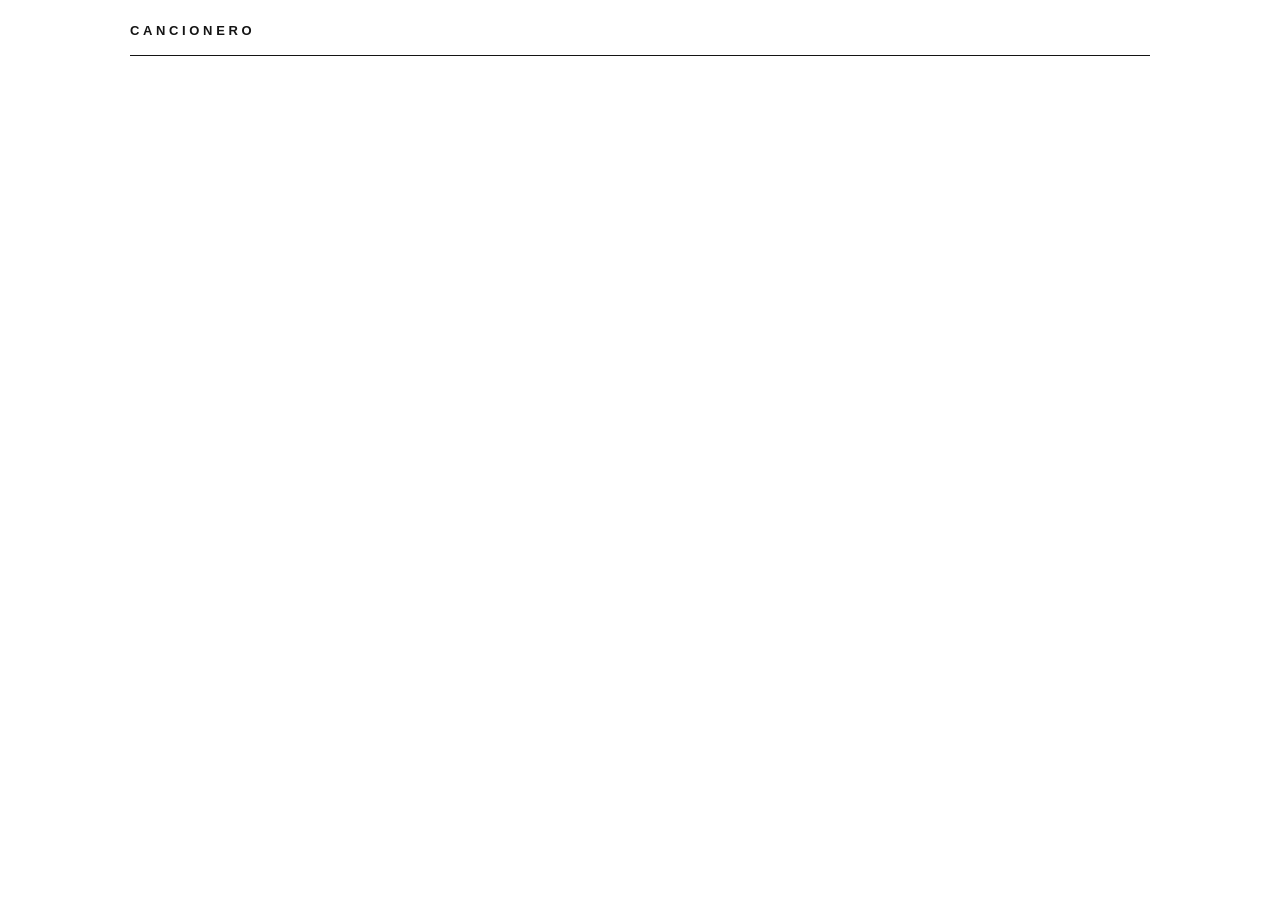
<file: index.html>
<!DOCTYPE html>
<html lang="es">
<head>
  <meta charset="utf-8">
  <meta http-equiv="refresh" content="0; url=app/">
  <link rel="canonical" href="app/">
  <title>Cancionero</title>
</head>
<body>
  <p>Redirigiendo al <a href="app/">Cancionero</a>…</p>
</body>
</html>
</file>
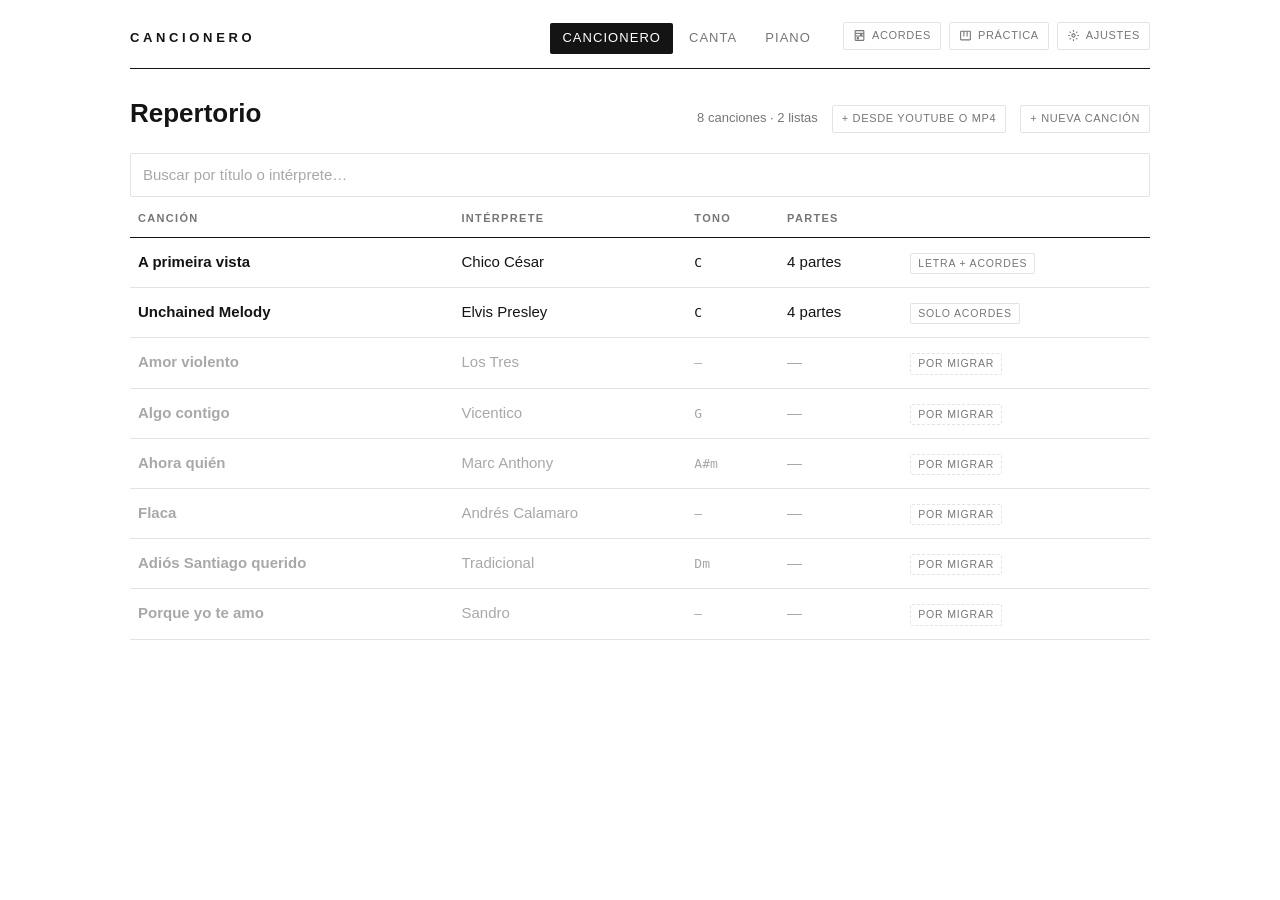
<file: app/index.html>
<!DOCTYPE html>
<html lang="es">
<head>
  <meta charset="utf-8">
  <meta name="viewport" content="width=device-width, initial-scale=1">
  <meta name="theme-color" content="#ffffff">
  <title>Cancionero</title>
  <link rel="manifest" href="manifest.webmanifest">
  <link rel="icon" href="pwa/icon.svg">
  <link rel="apple-touch-icon" href="pwa/apple-touch-icon.png">
  <link rel="stylesheet" href="css/base.css">
</head>
<body>
  <div class="app">
    <header class="top">
      <span class="wordmark">Cancionero</span>
      <nav class="tabs" id="navPrimary" role="tablist"></nav>
      <div id="navSecondary"></div>
    </header>
    <main id="view"></main>
  </div>

  <!-- Núcleo (orden importa: primero teoría/registro/utilidades/datos) -->
  <script src="core/music.js"></script>
  <script src="core/registry.js"></script>
  <script src="core/ui.js"></script>
  <script src="core/store.js"></script>
  <script src="core/github.js"></script>
  <script src="core/nube.js"></script>
  <script src="core/diagrams.js"></script>
  <script src="core/chords.js"></script>
  <script src="data/songs.js"></script>

  <!-- Herramientas (cada una se auto-registra). Para sumar otra: añade su <script> aquí. -->
  <script src="tools/songbook/songbook.js"></script>
  <script src="tools/canta/canta-dsp.js"></script>
  <script src="tools/canta/canta-pitch.js"></script>
  <script src="tools/canta/canta-motor.js"></script>
  <script src="tools/canta/canta-engine.js"></script>
  <script src="tools/canta/canta-libre.js"></script>
  <script src="tools/canta/canta.js"></script>
  <script src="core/piano-sonido.js"></script>
  <script src="tools/piano/piano.js"></script>
  <script src="tools/chords/chords.js"></script>
  <script src="tools/practice/practice.js"></script>
  <script src="tools/settings/settings.js"></script>

  <!-- Arranque (siempre al final) -->
  <script src="core/app.js"></script>
</body>
</html>
</file>
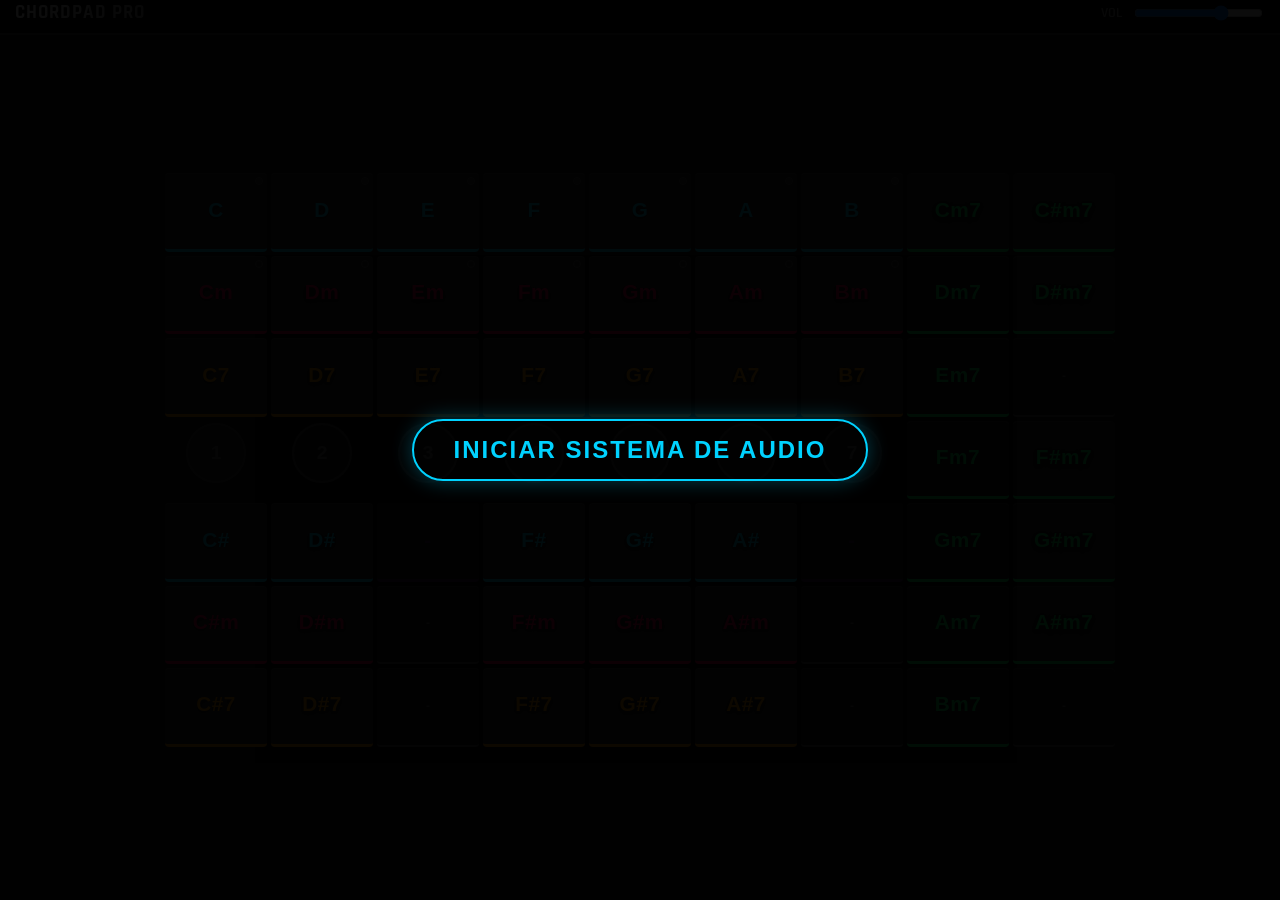
<file: otras-apps-antiguas/html/chordpad-pro.html>
<!DOCTYPE html>
<html lang="es">
<head>
    <meta charset="UTF-8">
    <meta name="viewport" content="width=device-width, initial-scale=1.0, maximum-scale=1.0, user-scalable=no">
    
    <!-- Configuración PWA / Web App -->
    <meta name="mobile-web-app-capable" content="yes">
    <meta name="apple-mobile-web-app-capable" content="yes">
    <meta name="apple-mobile-web-app-status-bar-style" content="black-translucent">
    <meta name="theme-color" content="#121212">
    <meta name="application-name" content="ChordPad">
    <meta name="apple-mobile-web-app-title" content="ChordPad">

    <!-- Manifiesto embebido (Data URI) para instalación y pantalla completa -->
    <link rel="manifest" href='data:application/manifest+json;charset=utf-8,{"name":"DJ Chord Pad Pro","short_name":"ChordPad","start_url":".","display":"standalone","background_color":"#121212","theme_color":"#121212","orientation":"landscape","icons":[{"src":"https://cdn-icons-png.flaticon.com/512/9393/9393356.png","sizes":"512x512","type":"image/png"}]}'>

    <title>DJ Chord Pad Pro</title>
    <link href="https://fonts.googleapis.com/css2?family=Rajdhani:wght@500;600;700;800&display=swap" rel="stylesheet">
    <style>
        :root {
            --bg-color: #121212;
            --panel-color: #1e1e1e;
            --text-color: #e0e0e0;
            
            --color-maj: #00d2ff;
            --color-min: #ff0055;
            --color-7: #ff9900;
            --color-m7: #00ff66;
            --color-dim: #a020f0; 
            --color-prog: #ffffff;
            
            /* Color de campo tonal (Amarillo) */
            --color-highlight: #ffff00; 
            
            /* Color para Dominantes Secundarios (Cian Brillante) */
            --color-secondary-dom: #00ffff;

            /* Colores de Función Tonal (Grados) */
            --func-rest: #00ff66;   /* Reposo (1, 3) */
            --func-semi: #ffcc00;   /* Semitensión (2, 4, 6) */
            --func-dom: #ff3333;    /* Tensión (5) */
            --func-lead: #ff6600;   /* Tensión Max (7) */
        }

        * {
            box-sizing: border-box;
            touch-action: manipulation;
            -webkit-tap-highlight-color: transparent;
            user-select: none;
        }

        body {
            margin: 0;
            padding: 0;
            background-color: var(--bg-color);
            color: var(--text-color);
            font-family: 'Rajdhani', 'Segoe UI', sans-serif;
            height: 100vh;
            display: flex;
            flex-direction: column;
            overflow: hidden;
        }

        header {
            background: #000;
            padding: 8px 15px;
            display: flex;
            justify-content: space-between;
            align-items: center;
            border-bottom: 2px solid #333;
            box-shadow: 0 4px 10px rgba(0,0,0,0.5);
            z-index: 10;
            flex-shrink: 0;
            padding-top: env(safe-area-inset-top); 
        }

        h1 {
            margin: 0;
            font-size: 1.2rem;
            font-weight: 700;
            text-transform: uppercase;
            letter-spacing: 1px;
            background: linear-gradient(90deg, #fff, #888);
            -webkit-background-clip: text;
            -webkit-text-fill-color: transparent;
        }

        .controls {
            display: flex;
            gap: 10px;
            align-items: center;
        }

        .vol-label {
            font-size: 0.9rem;
            font-weight: 600;
            color: #888;
        }

        #stop-loop-btn {
            background: #ff3333;
            color: white;
            border: none;
            padding: 4px 10px;
            border-radius: 4px;
            font-size: 0.8rem;
            font-weight: 700;
            display: none;
            cursor: pointer;
            font-family: 'Rajdhani', sans-serif;
            text-transform: uppercase;
            animation: pulse-red 1s infinite;
        }

        @keyframes pulse-red {
            0% { box-shadow: 0 0 0 0 rgba(255, 51, 51, 0.7); }
            70% { box-shadow: 0 0 0 5px rgba(255, 51, 51, 0); }
            100% { box-shadow: 0 0 0 0 rgba(255, 51, 51, 0); }
        }

        .main-container {
            flex: 1;
            overflow-y: auto;
            padding: 5px;
            display: flex;
            justify-content: center;
            align-items: center; 
            padding-bottom: env(safe-area-inset-bottom);
        }

        .pad-grid {
            display: grid;
            grid-template-columns: repeat(9, 1fr); 
            gap: 4px;
            width: 100%;
            max-width: 950px; 
            padding-bottom: 20px;
        }

        .pad {
            position: relative;
            aspect-ratio: 1.3/1; 
            background: #2a2a2a;
            border-radius: 4px;
            border: none;
            cursor: pointer;
            display: flex;
            flex-direction: column;
            justify-content: center;
            align-items: center;
            transition: transform 0.05s, box-shadow 0.2s, background-color 0.2s;
            box-shadow: 0 2px 0 #111, inset 0 1px 1px rgba(255,255,255,0.1);
            padding: 2px;
            text-align: center;
            width: 100%;
        }

        .pad:active, .pad.active {
            transform: translateY(2px);
            box-shadow: 0 0 0 #111, inset 0 0 10px rgba(0,0,0,0.5);
        }

        /* --- Estilos Botones Numéricos (Grados 1-7) --- */
        .pad.degree-trigger {
            aspect-ratio: 1/1; 
            border-radius: 50%;
            /* AUMENTADO EL TAMAÑO */
            width: 90%; 
            max-width: 60px;
            margin: 2px auto;
            background: #222;
            border: 2px solid #444;
            color: #666;
            font-size: 1.2rem;
            font-weight: 800;
            box-shadow: 0 4px 6px rgba(0,0,0,0.3);
            transition: all 0.2s ease;
        }
        
        .pad.degree-trigger.func-rest { border-color: var(--func-rest); color: var(--func-rest); box-shadow: inset 0 0 10px rgba(0, 255, 102, 0.2); }
        .pad.degree-trigger.func-semi { border-color: var(--func-semi); color: var(--func-semi); box-shadow: inset 0 0 10px rgba(255, 204, 0, 0.2); }
        .pad.degree-trigger.func-dom  { border-color: var(--func-dom);  color: var(--func-dom);  box-shadow: inset 0 0 10px rgba(255, 51, 51, 0.2); }
        .pad.degree-trigger.func-lead { border-color: var(--func-lead); color: var(--func-lead); box-shadow: inset 0 0 10px rgba(255, 102, 0, 0.2); }

        .pad.degree-trigger.active-degree.func-rest { background: var(--func-rest); color: #000; box-shadow: 0 0 15px var(--func-rest); }
        .pad.degree-trigger.active-degree.func-semi { background: var(--func-semi); color: #000; box-shadow: 0 0 15px var(--func-semi); }
        .pad.degree-trigger.active-degree.func-dom  { background: var(--func-dom);  color: #fff; box-shadow: 0 0 15px var(--func-dom); }
        .pad.degree-trigger.active-degree.func-lead { background: var(--func-lead); color: #fff; box-shadow: 0 0 15px var(--func-lead); }

        .pad.degree-trigger.active-degree:not(.func-rest):not(.func-semi):not(.func-dom):not(.func-lead) {
            background: #444;
            color: #fff;
            border-color: #fff;
        }

        /* Selector de Tonalidad (Arriba Derecha) */
        .key-selector {
            position: absolute;
            top: 4px;
            right: 4px;
            width: 8px;
            height: 8px;
            border-radius: 50%;
            background-color: #333;
            border: 1px solid #555;
            cursor: pointer;
            z-index: 10;
            transition: all 0.2s;
        }
        .key-selector.selected {
            background-color: var(--color-highlight);
            box-shadow: 0 0 4px var(--color-highlight), 0 0 8px var(--color-highlight);
            border-color: #ffffaa;
        }

        /* --- NUEVO: Indicador de Función Tonal (Abajo Derecha) --- */
        .func-indicator {
            position: absolute;
            bottom: 4px;
            right: 4px;
            width: 8px;
            height: 8px;
            border-radius: 50%;
            background-color: transparent;
            transition: all 0.2s;
            pointer-events: none; /* No clickable */
        }
        /* Colores del indicador cuando está en tonalidad */
        .pad.in-key .func-indicator.func-rest { background-color: var(--func-rest); box-shadow: 0 0 6px var(--func-rest); }
        .pad.in-key .func-indicator.func-semi { background-color: var(--func-semi); box-shadow: 0 0 6px var(--func-semi); }
        .pad.in-key .func-indicator.func-dom  { background-color: var(--func-dom);  box-shadow: 0 0 6px var(--func-dom); }
        .pad.in-key .func-indicator.func-lead { background-color: var(--func-lead); box-shadow: 0 0 6px var(--func-lead); }


        /* Highlight de Escala (Borde del botón) */
        .pad.in-key {
            box-shadow: 0 0 0 2px var(--color-highlight), 0 0 15px rgba(255, 255, 0, 0.2);
            z-index: 2;
            border-bottom: 2px solid transparent !important;
        }

        .pad.dominant-hint {
            box-shadow: 0 0 0 3px var(--color-secondary-dom), 0 0 20px var(--color-secondary-dom) !important;
            z-index: 3;
            transform: scale(1.02);
            transition: all 0.1s;
        }
        .pad.dominant-hint::after {
            content: "V7";
            position: absolute;
            top: 2px;
            left: 4px;
            font-size: 0.7rem;
            color: var(--color-secondary-dom);
            font-weight: 900;
            text-shadow: 0 0 2px #000;
        }

        /* Etiqueta de Grado (Número Romano) - CENTRADA ABAJO */
        .degree-label {
            position: absolute;
            bottom: 2px; 
            left: 50%;
            transform: translateX(-50%);
            font-size: 0.9rem; 
            font-weight: 700;
            color: rgba(255, 255, 255, 0.8);
            opacity: 0; 
            text-shadow: 0 1px 3px #000;
            pointer-events: none;
            line-height: 1;
        }
        .pad.in-key .degree-label {
            opacity: 1;
        }

        .chord-name {
            font-size: 1.3rem;
            font-weight: 600;
            pointer-events: none;
            line-height: 1;
            white-space: nowrap;
            text-shadow: 0 2px 5px rgba(0,0,0,0.9);
            letter-spacing: 0.5px;
            margin-bottom: 2px; /* Un poco de espacio para el label abajo */
        }

        /* Estilos Colores Base */
        .pad.type-maj { border-bottom: 3px solid var(--color-maj); color: var(--color-maj); }
        .pad.type-min { border-bottom: 3px solid var(--color-min); color: var(--color-min); }
        .pad.type-7 { border-bottom: 3px solid var(--color-7); color: var(--color-7); }
        .pad.type-m7 { border-bottom: 3px solid var(--color-m7); color: var(--color-m7); }
        
        .pad.type-maj.active { background: var(--color-maj); color: #000; box-shadow: 0 0 15px var(--color-maj); text-shadow: none; }
        .pad.type-min.active { background: var(--color-min); color: #fff; box-shadow: 0 0 15px var(--color-min); text-shadow: none; }
        .pad.type-7.active { background: var(--color-7); color: #000; box-shadow: 0 0 15px var(--color-7); text-shadow: none; }
        .pad.type-m7.active { background: var(--color-m7); color: #000; box-shadow: 0 0 15px var(--color-m7); text-shadow: none; }

        /* Estilos Especiales */
        .pad.special-dim {
            border-bottom: 3px solid var(--color-dim);
            color: var(--color-dim);
            opacity: 0.3;
            pointer-events: none;
        }
        .pad.special-dim.available {
            opacity: 1;
            pointer-events: auto;
        }
        .pad.special-dim.active {
            background: var(--color-dim); color: #fff; opacity: 1;
            box-shadow: 0 0 15px var(--color-dim);
        }
        
        .pad.special-dim .chord-type {
            font-size: 1rem; 
            position: absolute;
            bottom: 2px;
            right: 4px;
            font-weight: 700;
        }

        .pad.special-prog {
            border-bottom: 2px solid #555;
            color: #666;
            font-size: 0.75rem; 
            font-weight: 600;
            background: #1a1a1a;
            white-space: normal; 
            line-height: 1.1;
            text-transform: uppercase;
        }
        .pad.special-prog.ready {
            color: #ccc;
            border-bottom-color: #999;
        }
        .pad.special-prog.active-loop {
            background: #2a2a2a;
            border-bottom-color: var(--color-highlight);
            color: var(--color-highlight); 
            box-shadow: 0 0 15px rgba(255, 255, 0, 0.4); 
        }

        .row-separator {
            grid-column: 1 / -1;
            height: 10px; /* Separador sutil */
        }

        #start-overlay {
            position: fixed;
            top: 0; left: 0; right: 0; bottom: 0;
            background: rgba(0,0,0,0.95);
            display: flex;
            justify-content: center;
            align-items: center;
            z-index: 100;
            flex-direction: column;
        }
        
        #start-btn {
            background: transparent;
            border: 2px solid var(--color-maj);
            color: var(--color-maj);
            padding: 15px 40px;
            font-size: 1.5rem;
            border-radius: 50px;
            cursor: pointer;
            text-transform: uppercase;
            font-weight: 800;
            letter-spacing: 2px;
            box-shadow: 0 0 20px rgba(0, 210, 255, 0.3);
        }

        .pad.side-col {
            background: #1f1f1f; 
        }
    </style>
</head>
<body>

    <div id="start-overlay">
        <button id="start-btn">INICIAR SISTEMA DE AUDIO</button>
    </div>

    <header>
        <div style="display:flex; align-items:center; gap:10px;">
            <h1>Chord<span style="color:var(--color-maj)">Pad</span> Pro</h1>
            <button id="stop-loop-btn" onclick="stopLoop()">STOP LOOP</button>
        </div>
        <div class="controls">
            <span class="vol-label">VOL</span>
            <input type="range" id="volume-slider" min="0" max="1" step="0.01" value="0.7">
        </div>
    </header>

    <div class="main-container">
        <div class="pad-grid" id="grid">
            <!-- JS Generates Grid -->
        </div>
    </div>

    <script>
        let audioCtx;
        let masterGain;
        let activeOscillators = {}; 
        
        let delayNode;
        let feedbackGain;
        let effectsBus;
        
        let currentLoopInterval = null;
        let currentKeyContext = null; 
        let currentPlayingChordId = null; 
        let currentActiveProgBtn = null; 
        let activeHints = {}; 

        const noteFrequencies = {
            'C': 261.63, 'C#': 277.18,
            'D': 293.66, 'D#': 311.13,
            'E': 329.63, 'F': 174.61, 'F#': 185.00, 'G': 196.00, 'G#': 207.65,
            'A': 220.00, 'A#': 233.08, 'B': 246.94 
        };

        const chordStructures = {
            'Maj': [0, 4, 7],
            'Min': [0, 3, 7],
            '7':   [0, 4, 7, -2],
            'm7':  [0, 3, 7, -2],
            'Dim': [0, 3, 6] 
        };

        const chromaticMap = {
            'C': 0, 'C#': 1, 'D': 2, 'D#': 3, 'E': 4, 'F': 5, 'F#': 6, 'G': 7, 'G#': 8, 'A': 9, 'A#': 10, 'B': 11
        };
        const chromaticNotes = ['C', 'C#', 'D', 'D#', 'E', 'F', 'F#', 'G', 'G#', 'A', 'A#', 'B'];

        const degreeRomanMap = {
            'Maj': ['I', 'ii', 'iii', 'IV', 'V', 'vi', 'vii°'],
            'Min': ['i', 'ii°', 'III', 'iv', 'v', 'VI', 'VII']
        };

        // Added 'func' property for functional color matching
        const highlightPatterns = {
            'Maj': [
                { interval: 0, type: 'Maj', label: 'I', func: 'func-rest' },
                { interval: 2, type: 'Min', label: 'ii', func: 'func-semi' },
                { interval: 4, type: 'Min', label: 'iii', func: 'func-rest' }, // 3ra es a veces reposo relativo o tension suave, lo dejaremos reposo por color verde
                { interval: 5, type: 'Maj', label: 'IV', func: 'func-semi' },
                { interval: 7, type: 'Maj', label: 'V', func: 'func-dom' },
                { interval: 9, type: 'Min', label: 'vi', func: 'func-semi' },
                { interval: 11, type: 'Dim', label: 'vii°', func: 'func-lead' } 
            ],
            'Min': [
                { interval: 0, type: 'Min', label: 'i', func: 'func-rest' },
                { interval: 2, type: 'Dim', label: 'ii°', func: 'func-semi' }, 
                { interval: 3, type: 'Maj', label: 'III', func: 'func-rest' },
                { interval: 5, type: 'Min', label: 'iv', func: 'func-semi' },
                { interval: 7, type: 'Min', label: 'v', func: 'func-dom' },
                { interval: 8, type: 'Maj', label: 'VI', func: 'func-semi' },
                { interval: 10, type: 'Maj', label: 'VII', func: 'func-lead' }
            ]
        };

        const scalePatterns = {
            'Maj': [0, 2, 4, 5, 7, 9, 11],
            'Min': [0, 2, 3, 5, 7, 8, 10]
        };

        const naturals = ['C', 'D', 'E', 'F', 'G', 'A', 'B'];
        const sharps   = ['C#', 'D#', 'SPECIAL_E', 'F#', 'G#', 'A#', 'SPECIAL_B'];

        const m7Naturals = ['C', 'D', 'E', 'F', 'G', 'A', 'B'];
        const m7Sharps   = ['C#', 'D#', null, 'F#', 'G#', 'A#', null]; 

        const progressionsMajor = [
            { label: "I - V - vi - IV", degrees: ['I', 'V', 'vi', 'IV'] },
            { label: "vi - IV - I - V", degrees: ['vi', 'IV', 'I', 'V'] },
            { label: "I - IV - V",      degrees: ['I', 'IV', 'V'] },
            { label: "I - vi - IV - V", degrees: ['I', 'vi', 'IV', 'V'] },
            { label: "ii - V - I",      degrees: ['ii', 'V', 'I'] },
            { label: "I - IV - I - V",  degrees: ['I', 'IV', 'I', 'V'] }
        ];

        const progressionsMinor = [
            { label: "i - VII - VI - V", degrees: ['i', 'VII', 'VI', 'V'] },
            { label: "i - VI - III - VII", degrees: ['i', 'VI', 'III', 'VII'] },
            { label: "i - iv - v",       degrees: ['i', 'iv', 'v'] },
            { label: "i - VII - VI - VII", degrees: ['i', 'VII', 'VI', 'VII'] },
            { label: "ii° - V - i",      degrees: ['ii°', 'V', 'i'] },
            { label: "i - VI - v - i",   degrees: ['i', 'VI', 'v', 'i'] }
        ];

        function getScaleChords(rootNote, scaleType) {
            const rootVal = chromaticMap[rootNote];
            const pattern = highlightPatterns[scaleType];
            
            return pattern.map(degree => {
                const noteVal = (rootVal + degree.interval) % 12;
                return { noteVal: noteVal, type: degree.type, label: degree.label, func: degree.func };
            });
        }

        function initAudio() {
            const AudioContext = window.AudioContext || window.webkitAudioContext;
            audioCtx = new AudioContext();
            
            masterGain = audioCtx.createGain();
            masterGain.gain.value = 0.5;

            const compressor = audioCtx.createDynamicsCompressor();
            compressor.threshold.value = -20;
            compressor.knee.value = 40;
            compressor.ratio.value = 12;
            compressor.attack.value = 0;
            compressor.release.value = 0.25;

            delayNode = audioCtx.createDelay();
            delayNode.delayTime.value = 0.35; 
            
            feedbackGain = audioCtx.createGain();
            feedbackGain.gain.value = 0.3; 

            effectsBus = audioCtx.createGain();
            effectsBus.gain.value = 0.4; 

            masterGain.connect(compressor);
            masterGain.connect(delayNode);
            delayNode.connect(feedbackGain);
            feedbackGain.connect(delayNode);
            delayNode.connect(effectsBus);
            effectsBus.connect(compressor);

            compressor.connect(audioCtx.destination);
        }

        function getFrequency(rootFreq, interval) {
            let freq = rootFreq * Math.pow(2, interval / 12);
            if (freq > 800) freq = freq / 2;
            return freq;
        }

        function showDominantHint(rootNote, triggerBtnId) {
            const rootIdx = chromaticMap[rootNote];
            const fifthIdx = (rootIdx + 7) % 12;
            const fifthNote = chromaticNotes[fifthIdx];
            const domId = findButtonId(fifthNote, '7');
            if (domId) {
                const btn = document.getElementById(domId);
                if (btn) {
                    btn.classList.add('dominant-hint');
                    activeHints[triggerBtnId] = domId; 
                }
            }
        }

        function hideDominantHint(triggerBtnId) {
            const domId = activeHints[triggerBtnId];
            if (domId) {
                const btn = document.getElementById(domId);
                if (btn) {
                    btn.classList.remove('dominant-hint');
                }
                delete activeHints[triggerBtnId];
            }
        }

        function createVoice(freq, type, detune, startTime, duration, volumeMod = 1) {
            const osc = audioCtx.createOscillator();
            const gain = audioCtx.createGain();
            const filter = audioCtx.createBiquadFilter();

            osc.type = type;
            osc.frequency.value = freq;
            osc.detune.value = detune; 

            filter.type = 'lowpass';
            filter.Q.value = 1;
            filter.frequency.setValueAtTime(600, startTime);
            filter.frequency.linearRampToValueAtTime(2500, startTime + 0.3);

            gain.gain.setValueAtTime(0, startTime);
            gain.gain.linearRampToValueAtTime(0.1 * volumeMod, startTime + 0.15); // Attack
            
            if (duration > 0) {
                gain.gain.setValueAtTime(0.1 * volumeMod, startTime + duration - 0.2);
                gain.gain.linearRampToValueAtTime(0, startTime + duration);
                osc.stop(startTime + duration + 0.5);
            }

            osc.connect(filter);
            filter.connect(gain);
            gain.connect(masterGain);
            
            osc.start(startTime);

            return { osc, gain, filter }; 
        }

        function playChord(root, type, btnId, duration = 0) {
            if (!audioCtx) return;
            if (audioCtx.state === 'suspended') audioCtx.resume();
            
            if (duration === 0 && activeOscillators[btnId]) return; 

            if (duration === 0) {
                showDominantHint(root, btnId);
            }

            const rootFreq = noteFrequencies[root];
            const intervals = chordStructures[type];
            let nodes = [];
            const now = audioCtx.currentTime;
            
            intervals.forEach(interval => {
                const baseFreq = getFrequency(rootFreq, interval);
                nodes.push(createVoice(baseFreq, 'sawtooth', 0, now, duration, 0.7));
                nodes.push(createVoice(baseFreq, 'sawtooth', 8, now, duration, 0.5));
                nodes.push(createVoice(baseFreq, 'square', -8, now, duration, 0.3));
            });
            nodes.push(createVoice(rootFreq / 2, 'sine', 0, now, duration, 1.2));

            const btn = document.getElementById(btnId);
            if(btn) btn.classList.add('active');

            if (duration === 0) {
                activeOscillators[btnId] = nodes;
            } else {
                setTimeout(() => {
                    if(btn) btn.classList.remove('active');
                }, duration * 1000);
            }
        }

        function stopChord(btnId) {
            hideDominantHint(btnId);
            if (!activeOscillators[btnId]) return;
            
            const nodes = activeOscillators[btnId];
            const now = audioCtx.currentTime;
            const releaseTime = 0.4; 

            nodes.forEach(voice => {
                voice.gain.gain.cancelScheduledValues(now);
                voice.gain.gain.setValueAtTime(voice.gain.gain.value, now);
                voice.gain.gain.linearRampToValueAtTime(0, now + releaseTime);
                
                voice.filter.frequency.cancelScheduledValues(now);
                voice.filter.frequency.setValueAtTime(voice.filter.frequency.value, now);
                voice.filter.frequency.exponentialRampToValueAtTime(100, now + releaseTime);

                voice.osc.stop(now + releaseTime + 0.1);
            });
            
            delete activeOscillators[btnId];
            const btn = document.getElementById(btnId);
            if(btn) btn.classList.remove('active');
        }

        function parseRomanNumeral(degreeStr, keyRoot, keyType) {
            const rootIndex = chromaticMap[keyRoot];
            const scale = (keyType === 'Maj') ? scalePatterns.Maj : scalePatterns.Min;
            const romanToInt = { 'i':0, 'ii':1, 'iii':2, 'iv':3, 'v':4, 'vi':5, 'vii':6, 'I':0, 'II':1, 'III':2, 'IV':3, 'V':4, 'VI':5, 'VII':6 };
            const cleanDegree = degreeStr.replace('°', '');
            const scaleIndex = romanToInt[cleanDegree];
            if (scaleIndex === undefined) return null;
            const interval = scale[scaleIndex];
            const noteIndex = (rootIndex + interval) % 12;
            const noteName = chromaticNotes[noteIndex];
            let type = 'Maj';
            if (degreeStr === degreeStr.toLowerCase()) type = 'Min';
            if (degreeStr.includes('°')) type = 'Dim';
            return { note: noteName, type: type };
        }

        function findButtonId(note, type) {
            let searchNote = note;
            if (note === 'F' && !document.getElementById(`pad-exist-F`)) searchNote = 'E#'; 
            const buttons = document.querySelectorAll('button[id^="pad-"]');
            for (let btn of buttons) {
                const parts = btn.id.split('-');
                if (parts[2] === note) {
                    if (type === 'Dim' && btn.classList.contains('special-dim')) return btn.id;
                    if (parts[3] === type) return btn.id;
                }
            }
            if (type === 'Dim') {
                const btnE = document.getElementById('btn-special-E');
                const btnB = document.getElementById('btn-special-B');
                if (btnE && btnE.dataset.note === note) return btnE.id;
                if (btnB && btnB.dataset.note === note) return btnB.id;
            }
            return null;
        }

        function playProgression(progData, btnElement) {
            if (!currentKeyContext) {
                alert("Primero selecciona un campo tonal (punto blanco) para usar las progresiones.");
                return;
            }
            if (currentActiveProgBtn === btnElement) {
                stopLoop();
                return;
            }
            stopLoop(); 
            currentActiveProgBtn = btnElement;
            if (currentActiveProgBtn) currentActiveProgBtn.classList.add('active-loop');
            document.getElementById('stop-loop-btn').style.display = 'block';
            const sequence = progData.degrees.map(deg => {
                return parseRomanNumeral(deg, currentKeyContext.root, currentKeyContext.type);
            });
            let step = 0;
            const beatDuration = 2000; 
            const playStep = () => {
                const chord = sequence[step];
                if (chord) {
                    let targetId = findButtonId(chord.note, chord.type);
                    if (audioCtx) {
                        playChord(chord.note, chord.type, targetId || 'ghost', 2);
                    }
                }
                step = (step + 1) % sequence.length;
            };
            playStep();
            currentLoopInterval = setInterval(playStep, beatDuration);
        }

        function stopLoop() {
            if (currentLoopInterval) {
                clearInterval(currentLoopInterval);
                currentLoopInterval = null;
            }
            if (currentActiveProgBtn) {
                currentActiveProgBtn.classList.remove('active-loop');
                currentActiveProgBtn = null;
            }
            document.getElementById('stop-loop-btn').style.display = 'none';
        }

        function updateSpecialButtons(rootNote, scaleType) {
            currentKeyContext = { root: rootNote, type: scaleType };

            document.querySelectorAll('.pad.special-dim').forEach(btn => {
                btn.classList.remove('available', 'in-key'); 
                btn.innerHTML = '<span class="chord-name">-</span>';
            });
            
            stopLoop(); 

            const activeProgressions = (scaleType === 'Maj') ? progressionsMajor : progressionsMinor;
            
            const progButtons = document.querySelectorAll('.pad.special-prog');
            
            progButtons.forEach((btn, index) => {
                if (index < activeProgressions.length) {
                    const prog = activeProgressions[index];
                    btn.innerHTML = `<span>${prog.label}</span>`;
                    btn.classList.add('ready');
                    btn.onclick = () => playProgression(prog, btn);
                } else {
                    btn.innerHTML = '<span>-</span>';
                    btn.classList.remove('ready');
                    btn.onclick = null;
                }
            });

            if (scaleType === 'Maj') {
                const rootIdx = chromaticMap[rootNote];
                const dimNoteIdx = (rootIdx + 11) % 12;
                const dimNote = chromaticNotes[dimNoteIdx];

                const btnDim = document.getElementById('btn-special-B'); 
                if (btnDim) {
                    btnDim.classList.add('available', 'in-key'); 
                    btnDim.innerHTML = `<span class="chord-name">${dimNote}°</span><span class="chord-type">vii°</span>`;
                    btnDim.dataset.note = dimNote;
                }
            } else { 
                const rootIdx = chromaticMap[rootNote];
                const dimNoteIdx = (rootIdx + 2) % 12;
                const dimNote = chromaticNotes[dimNoteIdx];

                const btnDim = document.getElementById('btn-special-E');
                if (btnDim) {
                    btnDim.classList.add('available', 'in-key'); 
                    btnDim.innerHTML = `<span class="chord-name">${dimNote}°</span><span class="chord-type">ii°</span>`;
                    btnDim.dataset.note = dimNote;
                }
            }

            updateDegreeVisuals(scaleType);
        }

        function updateDegreeVisuals(scaleType) {
            const romans = degreeRomanMap[scaleType];
            const degrees = [1,2,3,4,5,6,7];
            
            degrees.forEach((d, i) => {
                const btn = document.getElementById(`btn-degree-${d}`);
                if (!btn) return;
                
                btn.textContent = romans[i];
                btn.className = 'pad degree-trigger';
                
                if (d === 1 || d === 3) btn.classList.add('func-rest');
                else if (d === 2 || d === 4 || d === 6) btn.classList.add('func-semi');
                else if (d === 5) btn.classList.add('func-dom');
                else if (d === 7) btn.classList.add('func-lead');
            });
        }

        function highlightKey(rootNote, scaleType, selectorElement) {
            document.querySelectorAll('.key-selector').forEach(el => el.classList.remove('selected'));
            
            // Clear previous highlight
            document.querySelectorAll('.pad').forEach(el => {
                el.classList.remove('in-key');
                const degreeEl = el.querySelector('.degree-label');
                if(degreeEl) degreeEl.textContent = '';
                
                // Clear indicator colors
                const indicator = el.querySelector('.func-indicator');
                if (indicator) {
                    indicator.classList.remove('func-rest', 'func-semi', 'func-dom', 'func-lead');
                }
            });
            selectorElement.classList.add('selected');

            updateSpecialButtons(rootNote, scaleType);

            const validChords = getScaleChords(rootNote, scaleType);
            
            document.querySelectorAll('.pad').forEach(pad => {
                if (pad.classList.contains('special-dim')) return;
                if (pad.classList.contains('special-prog')) return;
                if (pad.classList.contains('degree-trigger')) return;

                const parts = pad.id.split('-');
                if (parts.length < 4) return;
                const note = parts[2];
                const type = parts[3];
                const noteVal = chromaticMap[note];

                const match = validChords.find(vc => vc.noteVal === noteVal && vc.type === type);
                
                if (match) {
                    pad.classList.add('in-key');
                    const label = pad.querySelector('.degree-label');
                    if (label) label.textContent = match.label;
                    
                    // Add functional color to the indicator
                    const indicator = pad.querySelector('.func-indicator');
                    if (indicator && match.func) {
                        indicator.classList.add(match.func);
                    }
                }
            });
        }

        function triggerDegree(degreeIndex, isStart) {
            if (!currentKeyContext) return; 

            const btnNum = document.getElementById(`btn-degree-${degreeIndex + 1}`);
            
            if (isStart) {
                if(btnNum) btnNum.classList.add('active-degree');
                
                const validChords = getScaleChords(currentKeyContext.root, currentKeyContext.type);
                if (degreeIndex < validChords.length) {
                    const targetChord = validChords[degreeIndex];
                    const targetNoteName = chromaticNotes[targetChord.noteVal];
                    
                    const targetBtnId = findButtonId(targetNoteName, targetChord.type);
                    if (targetBtnId) {
                        playChord(targetNoteName, targetChord.type, targetBtnId);
                        btnNum.dataset.targetId = targetBtnId;
                    }
                }
            } else {
                if(btnNum) {
                    btnNum.classList.remove('active-degree');
                    const targetBtnId = btnNum.dataset.targetId;
                    if (targetBtnId) {
                        stopChord(targetBtnId);
                        delete btnNum.dataset.targetId;
                    }
                }
            }
        }

        document.addEventListener('keydown', (e) => {
            if (e.repeat) return;
            const key = e.key;
            if (key >= '1' && key <= '7') {
                triggerDegree(parseInt(key) - 1, true);
            }
        });

        document.addEventListener('keyup', (e) => {
            const key = e.key;
            if (key >= '1' && key <= '7') {
                triggerDegree(parseInt(key) - 1, false);
            }
        });

        const rowDefinitions = [
            { type: 'Maj', isSharp: false }, // Row 0
            { type: 'Min', isSharp: false }, // Row 1
            { type: '7',   isSharp: false }, // Row 2
            { type: 'DEGREE_ROW' },          // Row 3
            { type: 'Maj', isSharp: true },  // Row 4
            { type: 'Min', isSharp: true },  // Row 5
            { type: '7',   isSharp: true },  // Row 6
        ];

        function createGrid() {
            const grid = document.getElementById('grid');
            
            rowDefinitions.forEach((rowDef, rowIndex) => {
                
                if (rowDef.type === 'DEGREE_ROW') {
                    for (let i = 1; i <= 7; i++) {
                        const btn = document.createElement('button');
                        btn.id = `btn-degree-${i}`;
                        btn.className = 'pad degree-trigger';
                        btn.textContent = i; 
                        
                        const start = (e) => { e.preventDefault(); triggerDegree(i-1, true); };
                        const end = (e) => { e.preventDefault(); triggerDegree(i-1, false); };
                        
                        btn.addEventListener('mousedown', start);
                        btn.addEventListener('mouseup', end);
                        btn.addEventListener('mouseleave', end);
                        btn.addEventListener('touchstart', start, {passive: false});
                        btn.addEventListener('touchend', end);
                        btn.addEventListener('touchcancel', end);

                        grid.appendChild(btn);
                    }
                } else {
                    const notes = rowDef.isSharp ? sharps : naturals;
                    
                    notes.forEach(note => {
                        if (note === 'SPECIAL_E' || note === 'SPECIAL_B') {
                            if (rowDef.type === 'Maj') {
                                const slotId = (note === 'SPECIAL_E') ? 'btn-special-E' : 'btn-special-B';
                                const btn = document.createElement('button');
                                btn.id = slotId;
                                btn.className = 'pad special-dim';
                                btn.innerHTML = '<span class="chord-name">-</span>';
                                
                                const start = (e) => {
                                    if(!btn.classList.contains('available')) return;
                                    e.preventDefault();
                                    playChord(btn.dataset.note, 'Dim', slotId);
                                };
                                const end = (e) => {
                                    if(!btn.classList.contains('available')) return;
                                    e.preventDefault();
                                    stopChord(slotId);
                                };
                                btn.addEventListener('mousedown', start); btn.addEventListener('mouseup', end);
                                btn.addEventListener('touchstart', start); btn.addEventListener('touchend', end);
                                grid.appendChild(btn);
                            } else {
                                const btn = document.createElement('button');
                                btn.className = 'pad special-prog';
                                btn.innerHTML = `<span>-</span>`;
                                grid.appendChild(btn);
                            }
                            return;
                        }

                        const btn = document.createElement('button');
                        const id = `pad-${rowIndex}-${note}-${rowDef.type}`;
                        let cssType = rowDef.type.toLowerCase();
                        if(rowDef.type === '7') cssType = '7'; 
                        
                        btn.id = id;
                        btn.className = `pad type-${cssType}`;
                        
                        let displayText = note;
                        if (rowDef.type === 'Min') displayText += 'm';
                        else if (rowDef.type === '7') displayText += '7';

                        // UPDATED INNER HTML: Added func-indicator
                        let innerHTML = `<span class="chord-name">${displayText}</span><span class="degree-label"></span><div class="func-indicator"></div>`;
                        
                        if (!rowDef.isSharp && (rowDef.type === 'Maj' || rowDef.type === 'Min')) {
                            innerHTML += `<div class="key-selector"></div>`;
                        }
                        btn.innerHTML = innerHTML;

                        const start = (e) => { 
                            if(e.target.classList.contains('key-selector')) return;
                            e.preventDefault(); playChord(note, rowDef.type, id); 
                        };
                        const end = (e) => { 
                            if(e.target.classList.contains('key-selector')) return;
                            e.preventDefault(); stopChord(id); 
                        };

                        btn.addEventListener('mousedown', start); btn.addEventListener('mouseup', end);
                        btn.addEventListener('mouseleave', end);
                        btn.addEventListener('touchstart', start, {passive: false}); btn.addEventListener('touchend', end);
                        btn.addEventListener('touchcancel', end);

                        const selector = btn.querySelector('.key-selector');
                        if (selector) {
                            const setKey = (e) => {
                                e.preventDefault(); e.stopPropagation(); 
                                highlightKey(note, rowDef.type, selector);
                            };
                            selector.addEventListener('mousedown', setKey);
                            selector.addEventListener('touchstart', setKey, {passive: false});
                        }

                        grid.appendChild(btn);
                    });
                }

                const natM7Note = m7Naturals[rowIndex];
                if (natM7Note) {
                     const btn = document.createElement('button');
                     const id = `pad-col8-${rowIndex}-${natM7Note}-m7`;
                     btn.id = id;
                     btn.className = `pad type-m7 side-col`;
                     btn.innerHTML = `<span class="chord-name">${natM7Note}m7</span><span class="degree-label"></span><div class="func-indicator"></div>`;
                     
                     const start = (e) => { e.preventDefault(); playChord(natM7Note, 'm7', id); };
                     const end = (e) => { e.preventDefault(); stopChord(id); };
                     btn.addEventListener('mousedown', start); btn.addEventListener('mouseup', end);
                     btn.addEventListener('mouseleave', end);
                     btn.addEventListener('touchstart', start, {passive: false}); btn.addEventListener('touchend', end);
                     grid.appendChild(btn);
                } else {
                     const spacer = document.createElement('div');
                     grid.appendChild(spacer);
                }

                const shpM7Note = m7Sharps[rowIndex];
                if (shpM7Note) {
                     const btn = document.createElement('button');
                     const id = `pad-col9-${rowIndex}-${shpM7Note}-m7`;
                     btn.id = id;
                     btn.className = `pad type-m7 side-col`;
                     btn.innerHTML = `<span class="chord-name">${shpM7Note}m7</span><span class="degree-label"></span><div class="func-indicator"></div>`;
                     
                     const start = (e) => { e.preventDefault(); playChord(shpM7Note, 'm7', id); };
                     const end = (e) => { e.preventDefault(); stopChord(id); };
                     btn.addEventListener('mousedown', start); btn.addEventListener('mouseup', end);
                     btn.addEventListener('mouseleave', end);
                     btn.addEventListener('touchstart', start, {passive: false}); btn.addEventListener('touchend', end);
                     grid.appendChild(btn);
                } else {
                     if (rowIndex === 2 || rowIndex === 6) { 
                         const btn = document.createElement('button');
                         btn.className = 'pad special-prog';
                         btn.innerHTML = `<span>-</span>`;
                         grid.appendChild(btn);
                     } else {
                         const spacer = document.createElement('div');
                         grid.appendChild(spacer);
                     }
                }
            });
        }

        document.getElementById('start-btn').addEventListener('click', () => {
            initAudio();
            document.getElementById('start-overlay').style.display = 'none';
        });

        document.getElementById('volume-slider').addEventListener('input', (e) => {
            if (masterGain) masterGain.gain.value = parseFloat(e.target.value);
        });

        createGrid();
        window.addEventListener('contextmenu', e => e.preventDefault());

    </script>
</body>
</html>
</file>
<file: app/css/base.css>
:root{
  --bg:#ffffff; --ink:#141414; --mut:#767676; --faint:#a8a8a8;
  --line:#e3e3e3; --panel:#fafafa; --chip:#f0f0f0; --inv:#141414; --inv-ink:#ffffff;
}
@media (prefers-color-scheme: dark){
  :root{ --bg:#121212; --ink:#ececec; --mut:#9a9a9a; --faint:#6e6e6e;
    --line:#2c2c2c; --panel:#1a1a1a; --chip:#242424; --inv:#ececec; --inv-ink:#121212; }
}
:root[data-theme="dark"]{ --bg:#121212; --ink:#ececec; --mut:#9a9a9a; --faint:#6e6e6e;
  --line:#2c2c2c; --panel:#1a1a1a; --chip:#242424; --inv:#ececec; --inv-ink:#121212; }
:root[data-theme="light"]{ --bg:#ffffff; --ink:#141414; --mut:#767676; --faint:#a8a8a8;
  --line:#e3e3e3; --panel:#fafafa; --chip:#f0f0f0; --inv:#141414; --inv-ink:#ffffff; }

*{box-sizing:border-box}
html,body{margin:0;padding:0}
body{
  background:var(--bg); color:var(--ink);
  font-family:"Helvetica Neue",Helvetica,Arial,system-ui,sans-serif;
  font-size:15px; line-height:1.45;
}
.app{max-width:1060px;margin:0 auto;padding:0 20px 80px}
/* Canta se beneficia de más ancho (el carril de notas se ve mejor con espacio);
   el resto de las herramientas se queda angosto porque se lee mejor así. */
body[data-tool="canta"] .app,body[data-tool="piano"] .app{max-width:1400px}

/* ---------- barra superior ---------- */
header.top{
  display:flex;align-items:baseline;gap:20px;
  padding:22px 0 14px;border-bottom:1px solid var(--ink);
  flex-wrap:wrap;
}
.wordmark{font-weight:700;letter-spacing:.28em;font-size:13px;text-transform:uppercase}
nav.tabs{display:flex;gap:4px;margin-left:auto}
nav.tabs button{
  background:none;border:none;color:var(--mut);cursor:pointer;
  font:inherit;font-size:13px;letter-spacing:.08em;text-transform:uppercase;
  padding:6px 12px;border-radius:2px;
}
nav.tabs button[aria-selected="true"]{background:var(--inv);color:var(--inv-ink)}
nav.tabs button:focus-visible{outline:2px solid var(--ink);outline-offset:2px}
#navSecondary{display:flex;gap:8px}

#view{padding-top:26px}

/* ---------- repertorio ---------- */
.rep-head{display:flex;align-items:baseline;justify-content:space-between;gap:16px;flex-wrap:wrap;margin-bottom:6px}
.ka-head-btns{display:flex;gap:8px;flex-wrap:wrap}
h1{font-size:26px;font-weight:700;margin:0;text-wrap:balance}
.count{font-size:13px;color:var(--mut)}
input.search{
  width:100%;margin:14px 0 4px;padding:10px 12px;font:inherit;
  border:1px solid var(--line);border-radius:2px;background:var(--bg);color:var(--ink);
}
input.search::placeholder{color:var(--faint)}
.rep-scroll{overflow-x:auto;margin-top:10px}
table.rep{width:100%;border-collapse:collapse}
.rep-scroll table.rep{margin-top:0}
.t-acc{white-space:nowrap;text-align:right}
.t-acc .badge{margin-right:6px}
.ka-arch{margin-top:14px}
.ka-arch table.rep{margin-top:10px;opacity:.75}
table.rep th{
  text-align:left;font-size:11px;letter-spacing:.12em;text-transform:uppercase;
  color:var(--mut);font-weight:600;padding:10px 8px;border-bottom:1px solid var(--ink);
}
table.rep td{padding:13px 8px;border-bottom:1px solid var(--line);vertical-align:baseline}
table.rep tr.song{cursor:pointer}
table.rep tr.song:hover td{background:var(--panel)}
table.rep tr.stub td{color:var(--faint);cursor:default}
.t-title{font-weight:600}
.t-key{font-family:ui-monospace,Consolas,"Cascadia Mono",monospace;font-size:13px}
.badge{
  display:inline-block;font-size:10.5px;letter-spacing:.08em;text-transform:uppercase;
  border:1px solid var(--line);border-radius:2px;padding:2px 7px;color:var(--mut);white-space:nowrap;
}
.stub .badge{border-style:dashed}

/* ---------- vista de canción ---------- */
.back{background:none;border:none;color:var(--mut);cursor:pointer;font:inherit;font-size:13px;padding:0 0 14px}
.back:hover{color:var(--ink)}
.song-head h1{font-size:28px}
.artist{color:var(--mut);margin:2px 0 0;font-size:15px}

.controls{
  display:flex;flex-wrap:wrap;gap:10px 22px;align-items:center;
  border-top:1px solid var(--ink);border-bottom:1px solid var(--line);
  padding:12px 0;margin:18px 0 8px;
}
.ctl{display:flex;align-items:center;gap:8px}
.ctl-label{font-size:10.5px;letter-spacing:.12em;text-transform:uppercase;color:var(--mut)}
.seg{display:flex;border:1px solid var(--line);border-radius:2px;overflow:hidden}
.seg button{
  background:var(--bg);border:none;color:var(--mut);cursor:pointer;font:inherit;
  font-size:12.5px;padding:6px 11px;border-right:1px solid var(--line);
}
.seg button:last-child{border-right:none}
.seg button[aria-pressed="true"]{background:var(--inv);color:var(--inv-ink)}
.seg button:focus-visible{outline:2px solid var(--ink);outline-offset:-2px}
.stepper{display:flex;align-items:center;border:1px solid var(--line);border-radius:2px}
.stepper button{background:var(--bg);border:none;color:var(--ink);cursor:pointer;font-size:15px;padding:4px 11px;line-height:1.4}
.stepper .val{
  font-family:ui-monospace,Consolas,monospace;font-size:13px;min-width:52px;text-align:center;
  border-left:1px solid var(--line);border-right:1px solid var(--line);padding:4px 6px;
}
label.check{display:flex;align-items:center;gap:7px;font-size:13px;color:var(--mut);cursor:pointer;user-select:none}
label.check input{accent-color:var(--ink)}

.song-layout{display:grid;grid-template-columns:minmax(0,1fr) 218px;gap:36px;align-items:start}
.song-layout.no-panel{grid-template-columns:minmax(0,1fr)}
@media (max-width:760px){ .song-layout{grid-template-columns:minmax(0,1fr)} }

.part{margin:26px 0}
.part-head{display:flex;align-items:baseline;gap:12px;margin-bottom:8px;flex-wrap:wrap}
.part-name{font-size:11px;letter-spacing:.16em;text-transform:uppercase;font-weight:700}
.part-note{font-size:12px;color:var(--mut)}
.part-ref{font-size:10.5px;color:var(--mut);border:1px dashed var(--faint);border-radius:2px;padding:2px 7px;letter-spacing:.06em;text-transform:uppercase}
.part-body{overflow-x:auto}
pre.line{
  margin:0;font-family:ui-monospace,Consolas,"Cascadia Mono","Menlo",monospace;
  font-size:14px;line-height:1.5;
}
pre.line.chords{color:var(--ink);font-weight:700}
pre.line.lyric{color:var(--ink);font-weight:400;margin-bottom:10px}
.cantar pre.line.lyric{font-size:17px;line-height:1.9;margin-bottom:0}
.grid-row{font-family:ui-monospace,Consolas,monospace;font-weight:700;font-size:14.5px;letter-spacing:.02em;margin:3px 0}
.grid-row .sep{color:var(--faint);font-weight:400;padding:0 6px}
.collapsed-ref{
  border:1px dashed var(--line);border-radius:2px;padding:10px 14px;color:var(--mut);
  font-size:13px;display:flex;gap:10px;align-items:baseline;
}

aside.chordpanel{ border-left:1px solid var(--line);padding-left:22px;position:sticky;top:16px; }
@media (max-width:760px){
  aside.chordpanel{border-left:none;border-top:1px solid var(--line);padding:16px 0 0;position:static}
}
.panel-title{font-size:10.5px;letter-spacing:.14em;text-transform:uppercase;color:var(--mut);margin:0 0 12px;font-weight:600}
.diag-list{display:flex;flex-direction:column;gap:14px}
@media (max-width:760px){ .diag-list{flex-direction:row;overflow-x:auto} }
.diag{display:flex;flex-direction:column;align-items:center;gap:2px;min-width:86px}
.diag .nm{font-family:ui-monospace,Consolas,monospace;font-weight:700;font-size:13px}
.diag .alt{font-size:10.5px;color:var(--faint);cursor:pointer;border-bottom:1px dotted var(--faint)}
.diag svg{display:block}
.nodata{font-size:11px;color:var(--faint);border:1px dashed var(--line);border-radius:2px;padding:14px 10px;text-align:center;width:86px}

/* ---------- botón mini-app (herramientas secundarias) ---------- */
.mini-app-btn{
  display:inline-flex;align-items:center;gap:6px;
  background:var(--bg);border:1px solid var(--line);border-radius:2px;color:var(--mut);
  cursor:pointer;font:inherit;font-size:11px;letter-spacing:.06em;text-transform:uppercase;
  padding:5px 9px;
}
.mini-app-btn:hover{color:var(--ink);border-color:var(--ink)}
.mini-app-btn[aria-pressed="true"]{background:var(--inv);color:var(--inv-ink);border-color:var(--inv)}
.mini-app-btn:focus-visible{outline:2px solid var(--ink);outline-offset:2px}
.mini-app-btn svg{display:block}

/* ---------- práctica de acordes ---------- */
.pr-scope{max-width:470px;margin:0 auto}
.ed-note{font-size:12.5px;color:var(--mut);margin-top:10px;max-width:62ch}
.pr-wrap{border:1px solid var(--ink);border-radius:4px;padding:16px;margin-top:6px;display:flex;flex-direction:column;gap:15px}
.pr-top{display:flex;justify-content:space-between;align-items:flex-start;gap:10px;font-size:11px;color:var(--mut)}
.pr-top .lbl{letter-spacing:.1em;text-transform:uppercase;font-weight:600}
.pr-next-box{text-align:right;line-height:1.5}
.pr-next-chord{font-family:ui-monospace,Consolas,monospace;font-weight:700;font-size:15px;color:var(--ink)}
.pr-tonal{font-size:10.5px;color:var(--mut);border:1px solid var(--line);border-radius:999px;padding:3px 11px;white-space:nowrap}
.pr-stage{display:flex;flex-direction:column;align-items:center;justify-content:center;min-height:120px;gap:4px}
.pr-degree{font-family:ui-monospace,Consolas,monospace;font-size:20px;color:var(--faint);font-weight:700;letter-spacing:.1em;min-height:24px}
.pr-chord{font-family:ui-monospace,Consolas,monospace;font-size:62px;font-weight:800;letter-spacing:-.02em;line-height:1;text-align:center;text-wrap:balance}
.pr-piano{display:flex;justify-content:center}
.pr-kb{position:relative}
.pr-key.white{position:absolute;top:0;background:var(--bg);border:1px solid var(--ink);border-radius:0 0 2px 2px;display:flex;align-items:flex-end;justify-content:center;padding-bottom:6px;box-sizing:border-box}
.pr-key.black{position:absolute;top:0;background:var(--ink);border:1px solid var(--ink);border-radius:0 0 2px 2px;z-index:2;display:flex;align-items:flex-end;justify-content:center;padding-bottom:5px;box-sizing:border-box}
.pr-key .dot{width:8px;height:8px;border-radius:50%;opacity:0}
.pr-key.white.on .dot{opacity:1;background:var(--ink)}
.pr-key.black .dot{width:6px;height:6px}
.pr-key.black.on .dot{opacity:1;background:var(--bg)}
.pr-beats{display:flex;gap:13px;justify-content:center}
.pr-beat{width:9px;height:9px;border-radius:50%;background:var(--chip);border:1px solid var(--line);transition:transform .08s}
.pr-beat.on{background:var(--ink);border-color:var(--ink)}
.pr-beat.on.first{transform:scale(1.3)}
.pr-controls{display:flex;flex-direction:column;gap:9px}
.pr-selects{display:grid;grid-template-columns:1fr 1fr 1fr;gap:8px}
.pr-selects select{background:var(--bg);color:var(--ink);border:1px solid var(--line);border-radius:2px;font:inherit;font-size:12px;padding:7px 6px}
.pr-selects select:disabled{opacity:.4}
.pr-toggles{display:grid;grid-template-columns:repeat(5,1fr);gap:8px}
.pr-toggle{display:flex;flex-direction:column;align-items:center;gap:3px;background:var(--bg);border:1px solid var(--line);border-radius:2px;color:var(--mut);cursor:pointer;font:inherit;padding:7px 2px}
.pr-toggle .big{font-size:14px;font-weight:800;line-height:1}
.pr-toggle .cap{font-size:9px;font-weight:700;letter-spacing:.03em}
.pr-toggle[aria-pressed="true"]{background:var(--inv);color:var(--inv-ink);border-color:var(--inv)}
.pr-toggle:disabled{opacity:.3;cursor:not-allowed}
.pr-toggle:focus-visible{outline:2px solid var(--ink);outline-offset:1px}
.pr-transport{display:grid;grid-template-columns:1fr 1fr;gap:8px}
.pr-play{display:flex;align-items:center;justify-content:center;gap:8px;background:var(--inv);color:var(--inv-ink);border:1px solid var(--inv);border-radius:3px;cursor:pointer;font:inherit;font-weight:700;font-size:13px;letter-spacing:.08em;padding:12px}
.pr-play.playing{background:var(--bg);color:var(--ink);border-color:var(--ink)}
.pr-bpm{display:flex;align-items:center;justify-content:space-between;gap:6px;border:1px solid var(--line);border-radius:3px;padding:6px 8px}
.pr-bpm .val{font-family:ui-monospace,Consolas,monospace;font-size:22px;font-weight:800;font-variant-numeric:tabular-nums;min-width:42px;text-align:center}
.pr-bpm button{background:var(--bg);border:1px solid var(--line);border-radius:2px;color:var(--ink);cursor:pointer;font-size:15px;width:28px;height:28px;line-height:1}
.pr-bpm .cap{font-size:9px;color:var(--mut);font-weight:700;letter-spacing:.05em}

/* ---------- edición ---------- */
.edit-hint{font-size:12.5px;color:var(--mut);border:1px dashed var(--line);border-radius:2px;padding:9px 13px;margin:14px 0 4px}
.ed-toolbar{display:flex;flex-wrap:wrap;gap:10px 14px;align-items:center;margin:12px 0 4px;padding:12px;border:1px solid var(--line);border-radius:3px;background:var(--panel)}
.ed-toolbar label{font-size:10.5px;letter-spacing:.06em;text-transform:uppercase;color:var(--mut);display:flex;flex-direction:column;gap:3px}
.ed-toolbar input{font:inherit;font-size:14px;color:var(--ink);background:var(--bg);border:1px solid var(--line);border-radius:2px;padding:5px 7px}
.tb-sep{flex:0 0 1px;align-self:stretch;background:var(--line)}
.tb-saved{margin-left:auto;font-size:11px;color:var(--faint)}
.mini-x{background:var(--bg);border:1px solid var(--line);border-radius:2px;color:var(--mut);cursor:pointer;font:inherit;font-size:12px;padding:4px 9px}
.mini-x:hover{color:var(--ink);border-color:var(--ink)}
.mini-x.add{border-style:dashed;margin-top:8px}
.mini-x.save{background:var(--inv);color:var(--inv-ink);border-color:var(--inv);font-weight:700}
.mini-x.save:disabled{background:var(--bg);color:var(--faint);border-color:var(--line);cursor:default;font-weight:400}
.mini-x.danger:hover{color:var(--bg);background:var(--ink);border-color:var(--ink)}
.part-head .mini-x{padding:1px 7px;font-size:11px}
.part-name[contenteditable]{outline:none;border-bottom:1px dashed var(--faint);min-width:40px}
.part-name[contenteditable]:focus{border-bottom-color:var(--ink)}

.edrow{margin-bottom:14px}
.edchords{position:relative;height:26px;cursor:copy;border-bottom:1px dotted var(--line)}
.brick{position:absolute;top:1px;font-family:ui-monospace,Consolas,"Cascadia Mono",monospace;font-size:13px;font-weight:700;background:var(--bg);border:1px solid var(--ink);border-radius:2px;padding:0 5px;line-height:20px;cursor:grab;user-select:none;touch-action:none;white-space:nowrap;box-shadow:2px 2px 0 var(--line)}
.brick.drag{cursor:grabbing;box-shadow:3px 3px 0 var(--faint);z-index:5}
.edrow pre.line.lyric{margin-bottom:0}
.gchip{cursor:pointer;border-bottom:1px dashed var(--faint)}
.gchip.add{border-bottom:none;color:var(--faint);padding:0 4px;font-weight:700}
.gchip.add:hover{color:var(--ink)}

.ledrow{margin-bottom:9px}
pre.line.chords.dim{color:var(--faint);font-weight:700}
.lyric-edit{font-family:ui-monospace,Consolas,"Cascadia Mono","Menlo",monospace;font-size:14px;line-height:1.5;white-space:pre-wrap;outline:none;border-bottom:1px dashed var(--line);min-height:1.5em;caret-color:var(--ink);padding:1px 0}
.lyric-edit:focus{border-bottom-color:var(--ink);background:var(--panel)}

.pop{position:absolute;z-index:20;background:var(--bg);border:1px solid var(--ink);border-radius:2px;box-shadow:3px 3px 0 var(--line);padding:8px;display:flex;gap:6px;align-items:center}
.pop input{width:92px;font-family:ui-monospace,Consolas,monospace;font-size:13px;font-weight:700;border:1px solid var(--line);border-radius:2px;padding:4px 6px;background:var(--bg);color:var(--ink)}
.pop button{background:var(--bg);border:1px solid var(--line);border-radius:2px;color:var(--ink);cursor:pointer;font:inherit;font-size:12px;padding:4px 8px}
.pop button.ok{background:var(--inv);color:var(--inv-ink);border-color:var(--inv)}
.pop button.del{color:var(--mut)}

/* ---------- herramienta acordes ---------- */
.pr-scope.wide{max-width:720px}
.ch-search{display:flex;flex-direction:column;gap:5px;font-size:10.5px;letter-spacing:.06em;text-transform:uppercase;color:var(--mut);margin:6px 0 4px}
.ch-search input{font-family:ui-monospace,Consolas,monospace;font-size:20px;font-weight:700;color:var(--ink);background:var(--bg);border:1px solid var(--line);border-radius:2px;padding:8px 10px}
.chord-head{display:flex;align-items:baseline;gap:12px;flex-wrap:wrap;margin:14px 0 6px}
.chord-canon{font-family:ui-monospace,Consolas,monospace;font-size:26px;font-weight:800}
.chord-canon.lat{font-size:16px;color:var(--mut);font-weight:700}
.chord-warn{font-size:11px;color:var(--mut);border:1px dashed var(--line);border-radius:2px;padding:2px 7px}
.chord-cols{display:grid;grid-template-columns:auto 1fr;gap:26px;align-items:start;margin-top:6px}
@media (max-width:620px){ .chord-cols{grid-template-columns:1fr} }
.diag-list.wrap{flex-direction:row;flex-wrap:wrap;gap:16px}
.mono{font-family:ui-monospace,Consolas,monospace}
code{font-family:ui-monospace,Consolas,monospace;font-size:12.5px;background:var(--chip);border-radius:2px;padding:1px 5px}
#cvPreview svg{vertical-align:middle}

/* ---------- ajustes ---------- */
.set-block{border-top:1px solid var(--line);padding:18px 0}
.set-block h2{font-size:11px;letter-spacing:.14em;text-transform:uppercase;color:var(--mut);font-weight:600;margin:0 0 12px}
.set-row{display:flex;flex-wrap:wrap;gap:10px;align-items:center;margin-top:4px}
.set-grid{display:grid;grid-template-columns:1fr 1fr;gap:10px 14px}
.set-grid label{font-size:10.5px;letter-spacing:.06em;text-transform:uppercase;color:var(--mut);display:flex;flex-direction:column;gap:4px}
.set-grid label.wide{grid-column:1 / -1}
.set-grid input{font:inherit;font-size:14px;color:var(--ink);background:var(--bg);border:1px solid var(--line);border-radius:2px;padding:7px 8px}
.set-status{display:inline-block;margin-top:10px;font-size:12.5px;color:var(--mut)}

/* ---------- canta: preparar canción ---------- */
.prep{border:1px solid var(--ink);border-radius:4px;padding:14px 16px 16px;margin:16px 0 18px}
.prep .panel-title{margin-bottom:10px}
.prep-warn{font-size:12.5px;color:var(--ink);border:1px dashed var(--ink);border-radius:2px;padding:8px 11px;margin:0 0 10px}
.prep-form{display:grid;grid-template-columns:1fr 1fr;gap:10px 14px;align-items:end}
.prep-field{display:flex;flex-direction:column;gap:4px;font-size:10.5px;letter-spacing:.06em;text-transform:uppercase;color:var(--mut)}
.prep-field.wide{grid-column:1 / -1}
.prep-field input,.prep-field select{font:inherit;font-size:14px;text-transform:none;letter-spacing:0;color:var(--ink);background:var(--bg);border:1px solid var(--line);border-radius:2px;padding:8px 9px}
.prep-field input:focus,.prep-field select:focus{outline:none;border-color:var(--ink)}
.prep-field input[type="file"]{padding:6px;font-size:12.5px}
.prep-or{grid-column:1 / -1;text-align:center;font-size:11px;letter-spacing:.14em;text-transform:uppercase;color:var(--faint);margin:-2px 0}
.prep-form .check.wide{grid-column:1 / -1;font-size:12.5px}
.prep-go{grid-column:1 / -1;padding:12px}
@media (max-width:600px){ .prep-form{grid-template-columns:1fr} }
.prep-run,.prep-done{display:flex;flex-direction:column;gap:9px}
.prep-etapa{font-size:15px;font-weight:700}
.prep-paso{font-family:ui-monospace,Consolas,monospace;font-size:12px;color:var(--mut);font-weight:400}
.prep-bar{height:8px;background:var(--chip);border:1px solid var(--line);border-radius:999px;overflow:hidden}
.prep-bar span{display:block;height:100%;background:var(--ink);transition:width .4s}
.prep-sub{font-size:12px;color:var(--mut);font-variant-numeric:tabular-nums}
.prep-log{margin:0;font-family:ui-monospace,Consolas,monospace;font-size:11px;color:var(--faint);white-space:pre-wrap;max-height:96px;overflow:auto}
.prep-run .mini-x{align-self:flex-start}

/* ---------- canta ---------- */
.ka-stage{position:relative;border:1px solid var(--ink);border-radius:4px;overflow:hidden;background:var(--bg);margin-top:14px}
#kaCanvas{display:block;width:100%;height:330px}
/* Canta Libre y Rango vocal: carril más alto que el del karaoke */
#klCanvas{display:block;width:100%;height:min(74vh,720px);min-height:440px}
.kl-ctl{display:flex;flex-wrap:wrap;gap:14px 22px;align-items:flex-end;margin-top:12px}
.kl-fondo{flex:1 1 320px}
.kl-fila{display:flex;flex-wrap:wrap;gap:6px}
.kl-fila select,.kl-fila input{font:inherit;font-size:13px;padding:5px 8px;border:1px solid var(--line);border-radius:2px;background:var(--bg);color:var(--ink);min-width:0}
.kl-fila input{flex:1 1 180px}
.kl-media:not(:empty){margin-top:12px}
.kl-pista{display:flex;flex-wrap:wrap;align-items:center;gap:10px;font-size:13px;color:var(--mut)}
.kl-pista audio{height:34px;flex:1 1 260px;max-width:460px}
.kl-yt{display:block;width:min(100%,360px);aspect-ratio:16/9;border:1px solid var(--line);border-radius:4px}
.kr-caja{border:1px solid var(--ink);border-radius:4px;padding:14px 16px;margin-top:10px}
.kr-titulo{font-size:19px;font-weight:700;margin:0}
.kr-caja .ed-note{margin-top:6px}
.kr-nota{font-family:ui-monospace,Consolas,monospace;font-size:14px;margin:10px 0}
.kl .mini-app-btn[disabled]{opacity:.4;cursor:default}
.kl [hidden]{display:none}
.kl a{color:inherit}
table.rep tr.ka-fija td{border-bottom-color:var(--ink)}
@media (max-width:600px){ #kaCanvas{height:250px} }
.ka-hud{position:absolute;top:10px;right:14px;text-align:right;display:flex;flex-direction:column;gap:1px;pointer-events:none}
#kaScore{font-family:ui-monospace,Consolas,monospace;font-size:26px;font-weight:800;font-variant-numeric:tabular-nums;line-height:1}
.ka-hud-sub{font-size:10.5px;color:var(--mut);letter-spacing:.08em;text-transform:uppercase}
.ka-cal{margin-top:10px;border:1px solid var(--ink);border-radius:4px;padding:12px;text-align:center}
.ka-cal-num{font-family:ui-monospace,Consolas,monospace;font-size:34px;font-weight:800;line-height:1.1}
.ka-cal-txt{font-size:12px;color:var(--mut);margin:6px 0 10px;min-height:2.6em;line-height:1.5}
.ka-cal-btns{display:flex;gap:6px;justify-content:center;flex-wrap:wrap}
/* editando pide más alto: el rango vertical se amplía a ~3 octavas
   (ver rangoEdicion() en canta.js) y necesita espacio para que las
   plataformas no queden apretadas */
#kaCanvas.editando{cursor:crosshair;touch-action:none;height:640px}
@media (max-width:600px){ #kaCanvas.editando{height:480px} }
.ka-edit{margin-top:10px;border:1px solid var(--ink);border-radius:4px;padding:10px 12px}
.ka-edit-tips{font-size:12px;color:var(--mut);line-height:1.6;margin-bottom:8px}
.ka-edit-tips b{color:var(--ink);font-weight:700}
.ka-edit-btns{display:flex;gap:6px;flex-wrap:wrap}
#kaEdit.on,#kaEdMulti.on{background:var(--ink);color:var(--bg)}
.ka-takes{margin-top:26px;border-top:1px solid var(--line);padding-top:14px}
.ka-takes h2{font-size:14px;letter-spacing:.08em;text-transform:uppercase;color:var(--mut);margin:0 0 10px}
.ka-take{display:flex;flex-wrap:wrap;gap:8px;align-items:center;justify-content:space-between;
  border:1px solid var(--line);border-radius:4px;padding:8px 10px;margin-bottom:6px}
.ka-take.on{border-color:var(--ink)}
.ka-take-h{font-family:ui-monospace,Consolas,monospace;font-size:12px;color:var(--mut)}
.ka-take.on .ka-take-h{color:var(--ink);font-weight:700}
.ka-take-b{display:flex;gap:6px;flex-wrap:wrap}
.ka-play{flex:0 0 auto;padding:10px 22px}
.ka-prog{flex:1;min-width:160px;accent-color:var(--ink)}
.ka-ctl input[type="range"]{width:110px;accent-color:var(--ink)}
.ka-ctl .stepper .val{min-width:56px}

.footer-note{margin-top:56px;border-top:1px solid var(--line);padding-top:14px;font-size:12px;color:var(--faint);max-width:70ch}
::selection{background:var(--ink);color:var(--bg)}
.ka-latov{position:absolute;top:84px;right:12px;display:flex;align-items:center;gap:4px;font:600 11px ui-monospace,Consolas,monospace;color:var(--mut)}
.ka-latov button{background:var(--bg);border:1px solid var(--line);border-radius:2px;color:var(--ink);cursor:pointer;font-size:10px;width:22px;height:22px;line-height:1;padding:0}
.ka-latov button:hover{border-color:var(--ink)}

/* ---------- piano (aprender) ---------- */
.pk-scope{max-width:900px;margin:0 auto}
.pk-scope .controls{margin-top:12px}
.pk-sel{background:var(--bg);color:var(--ink);border:1px solid var(--line);border-radius:2px;font:inherit;font-size:13px;padding:6px 7px}
.pk-sel.ok{border-color:var(--ink);font-weight:700}
.pk-sel.bad{border-style:dashed;border-color:var(--mut);color:var(--mut)}
.pk-in{margin:0;font-family:ui-monospace,Consolas,monospace;font-size:17px;font-weight:700}
.pk-puntos{margin-left:auto;font-size:11.5px;color:var(--mut);font-variant-numeric:tabular-nums}
.pk-stage{display:flex;flex-direction:column;align-items:center;text-align:center;gap:6px;padding:18px 0 14px;min-height:110px;justify-content:center}
.pk-big{font-family:ui-monospace,Consolas,monospace;font-size:40px;font-weight:800;letter-spacing:-.01em;line-height:1.1;text-wrap:balance}
.pk-big.pk-mid{font-size:24px}
.pk-sub{font-size:13px;color:var(--mut);max-width:70ch;margin:0 auto;text-align:center}
.pk-grid{display:flex;flex-wrap:wrap;gap:8px;justify-content:center;margin:10px 0}
.pk-opt{background:var(--bg);border:1px solid var(--line);border-radius:3px;color:var(--ink);cursor:pointer;font:inherit;font-size:14px;padding:9px 13px;min-width:88px}
.pk-opt:hover{border-color:var(--ink)}
.pk-opt[aria-pressed="true"],.pk-opt.ok{background:var(--inv);color:var(--inv-ink);border-color:var(--inv)}
.pk-opt.bad{color:var(--faint);border-style:dashed;text-decoration:line-through}
.pk-opt:disabled{cursor:default}
.pk-kbw{display:flex;justify-content:center;margin:8px 0}
.pk-kb{width:100%;max-width:900px;height:auto;display:block;touch-action:manipulation;user-select:none;-webkit-user-select:none}
.pk-kb rect{cursor:pointer}
.pk-manos{display:grid;grid-template-columns:minmax(0,1fr) minmax(0,2.4fr);gap:18px;align-items:end;margin-top:6px}
.pk-manos .ctl-label{display:block;text-align:center}
@media (max-width:620px){ .pk-manos{grid-template-columns:minmax(0,1fr)} .pk-izq .pk-kb{max-width:240px} }
.pk-acc{display:flex;gap:8px;justify-content:center;align-items:center;flex-wrap:wrap;margin:10px 0}
.pk-go{padding:11px 26px}
.pk-fb{text-align:center;font-size:14px;min-height:1.5em;margin:6px 0;color:var(--mut)}
.pk-fb.ok{color:var(--ink);font-weight:700}
.pk-fb.bad{color:var(--ink)}
.pk-campo tr.pk-sel-row td{background:var(--chip)}
.pk-prog,.pk-trans{display:flex;flex-wrap:wrap;gap:8px;justify-content:center;margin:14px 0 6px}
.pk-cif{display:flex;flex-direction:column;align-items:center;gap:4px;border:1px solid var(--line);border-radius:3px;padding:8px 12px;min-width:74px}
.pk-cif.on{border-color:var(--ink);background:var(--inv);color:var(--inv-ink)}
.pk-rom{font-family:ui-monospace,Consolas,monospace;font-size:12px;color:var(--mut)}
.pk-cif.on .pk-rom{color:var(--inv-ink);opacity:.75}
.pk-ac{font-family:ui-monospace,Consolas,monospace;font-size:20px;font-weight:800;display:flex;align-items:center;gap:3px}
.pk-rej{display:grid;gap:3px;margin:12px 0;font-family:ui-monospace,Consolas,monospace;align-items:center}
.pk-rej .ctl-label{font-size:9.5px}
.pk-cu{text-align:center;font-size:11px;color:var(--faint)}
.pk-cu.on{color:var(--ink);font-weight:700}
.pk-cel{text-align:center;height:30px;line-height:30px;border:1px solid var(--line);border-radius:2px;font-weight:700;font-size:13px}
.pk-cel.lleno{background:var(--chip)}
.pk-cel.on{border-color:var(--ink)}
.pk-cel.lleno.on{background:var(--inv);color:var(--inv-ink)}
.pk-tap{background:var(--bg);border:2px solid var(--ink);border-radius:6px;color:var(--ink);cursor:pointer;font:inherit;font-weight:800;font-size:16px;letter-spacing:.06em;padding:22px 40px;touch-action:manipulation;user-select:none}
.pk-tap:active{background:var(--inv);color:var(--inv-ink)}
.pk-tap:disabled{opacity:.35;cursor:default}

/* Piano: unidades, lecciones-tarea y diseño ancho */
.pk-unis{display:grid;grid-template-columns:repeat(auto-fill,minmax(280px,1fr));gap:14px;margin-top:14px}
.pk-uni{border:1px solid var(--line);border-radius:4px;padding:12px 14px 10px;display:flex;flex-direction:column;gap:6px}
.pk-uni.lista{border-color:var(--ink)}
.pk-uni-head{display:flex;align-items:baseline;justify-content:space-between;gap:8px}
.pk-uni h2{font-size:16px;margin:0;display:flex;align-items:center;gap:8px}
.pk-num{display:inline-flex;width:22px;height:22px;border:1px solid var(--ink);border-radius:50%;align-items:center;justify-content:center;font-size:11px;font-weight:800;flex:none}
.pk-uni.lista .pk-num{background:var(--inv);color:var(--inv-ink)}
.pk-uni-av{font-size:11.5px;color:var(--mut);font-variant-numeric:tabular-nums;white-space:nowrap}
.pk-uni-que{font-size:12.5px;color:var(--mut);margin:0;line-height:1.35}
.pk-bar{height:4px;background:var(--chip);border-radius:2px;overflow:hidden;margin:4px 0}
.pk-bar span{display:block;height:100%;background:var(--ink);width:0;transition:width .3s}
.pk-lecs{list-style:none;margin:4px 0 0;padding:0}
.pk-lec{display:flex;align-items:center;gap:8px;padding:6px 4px;border-radius:3px;color:var(--ink);text-decoration:none;font-size:13.5px;line-height:1.3}
.pk-lec:hover{background:var(--chip)}
.pk-lec.actual{font-weight:700;background:var(--chip)}
.pk-lec.hecha{color:var(--mut)}
.pk-check{display:inline-flex;width:16px;height:16px;border:1px solid var(--ink);border-radius:50%;align-items:center;justify-content:center;font-size:10px;font-weight:800;flex:none;color:var(--inv-ink);background:transparent}
.pk-lec.hecha .pk-check{background:var(--ink)}
.pk-side-nav{display:flex;gap:8px;flex-wrap:wrap;margin-top:12px}
.pk-side-nav .mini-app-btn,.pk-side-nav .pk-go{text-decoration:none;display:inline-flex;align-items:center;justify-content:center}
.pk-side-nav .pk-go{width:100%;padding:10px 12px;margin-top:4px}
.pk-crumb{font-size:11.5px;color:var(--mut);margin:0 0 2px;letter-spacing:.04em;text-transform:uppercase}
.pk-hecha{align-self:center;white-space:nowrap;font-size:14px;gap:6px;cursor:pointer}
.pk-hecha input{width:18px;height:18px}
.pk-txt{font-size:18px;line-height:1.6;max-width:none;margin:10px 0 22px;text-wrap:pretty}
.pk-ej,.pk-explorar{border:1px solid var(--line);border-radius:4px;padding:14px 18px 14px;margin-top:16px}
.pk-ej .pk-stage{padding:30px 0 22px;min-height:150px}
.pk-ej .pk-sub{font-size:14.5px}
.pk-ej .pk-big{font-size:46px}
.pk-ej .pk-kbw{margin:22px 0 16px}
.pk-ej .pk-manos{margin-top:22px}
.pk-qwayuda{display:flex;align-items:center;justify-content:center;gap:10px;flex-wrap:wrap;font-size:12px;color:var(--faint);margin:8px 0 0}
.pk-qwbtn{font-size:11px;padding:5px 9px}
.pk-qwbtn[aria-pressed="false"]{color:var(--faint);border-style:dashed}
.pk-credito{margin-top:22px}
.pk-ej-head{display:flex;align-items:center;justify-content:space-between;gap:10px;flex-wrap:wrap}
.pk-ej-head .panel-title{margin:0}
.pk-meta{font-size:12px;color:var(--mut);font-variant-numeric:tabular-nums}
.pk-cif.hecho{opacity:.45}
.pk-lay{display:block}
.pk-side{margin-bottom:12px}
.pk-side .panel-title{margin:10px 0 4px}
@media (min-width:1000px){
  .pk-scope.pk-lay{max-width:none;display:grid;grid-template-columns:250px minmax(0,1fr);gap:28px;align-items:start}
  .pk-side{position:sticky;top:12px;margin:0}
  .pk-main{min-width:0}
  .pk-lay .pk-txt{font-size:19px}
  .pk-lay .rep-head h1{font-size:30px}
}
@media (max-width:999px){ .pk-side .pk-lecs{display:none} }

/* Piano: pestañas Lecciones / Práctica y sesiones de práctica */
.pk-scope.pk-ancho{max-width:1240px}
.pk-tabs{display:flex;gap:0;margin:4px 0 14px;border-bottom:1px solid var(--line)}
.pk-tabs a{padding:10px 18px;color:var(--mut);text-decoration:none;font-size:13px;letter-spacing:.08em;text-transform:uppercase;border-bottom:2px solid transparent;margin-bottom:-1px}
.pk-tabs a.on{color:var(--ink);border-bottom-color:var(--ink);font-weight:700}
.pk-tabs a:hover{color:var(--ink)}
.pk-h2{font-size:13px;letter-spacing:.08em;text-transform:uppercase;color:var(--mut);margin:26px 0 0;font-weight:700}
.pk-card{text-decoration:none;color:var(--ink);cursor:pointer;transition:border-color .15s}
.pk-card:hover{border-color:var(--ink)}
.pk-card h2{font-size:15.5px}
.pk-stat{font-size:12px;margin:auto 0 0;padding-top:6px;color:var(--ink);font-variant-numeric:tabular-nums}
.pk-consejos{display:grid;grid-template-columns:repeat(auto-fit,minmax(240px,1fr));gap:10px 22px;font-size:14.5px;line-height:1.5;margin:6px 0 4px}
.pk-reloj{display:flex;flex-direction:column;align-items:flex-end;font-variant-numeric:tabular-nums}
.pk-reloj span{font-family:ui-monospace,Consolas,monospace;font-size:26px;font-weight:800}
.pk-reloj small{font-size:11px;color:var(--mut);letter-spacing:.06em;text-transform:uppercase}
.pk-res{display:flex;justify-content:center;gap:40px;flex-wrap:wrap;padding:34px 0 10px}
.pk-res-num{display:flex;flex-direction:column;align-items:center;gap:4px}
.pk-res-num b{font-family:ui-monospace,Consolas,monospace;font-size:40px}
.pk-res-num span{font-size:12px;color:var(--mut);letter-spacing:.06em;text-transform:uppercase}
.pk-acc a.pk-go,.pk-acc a.mini-app-btn{text-decoration:none;display:inline-flex;align-items:center}
</file>
